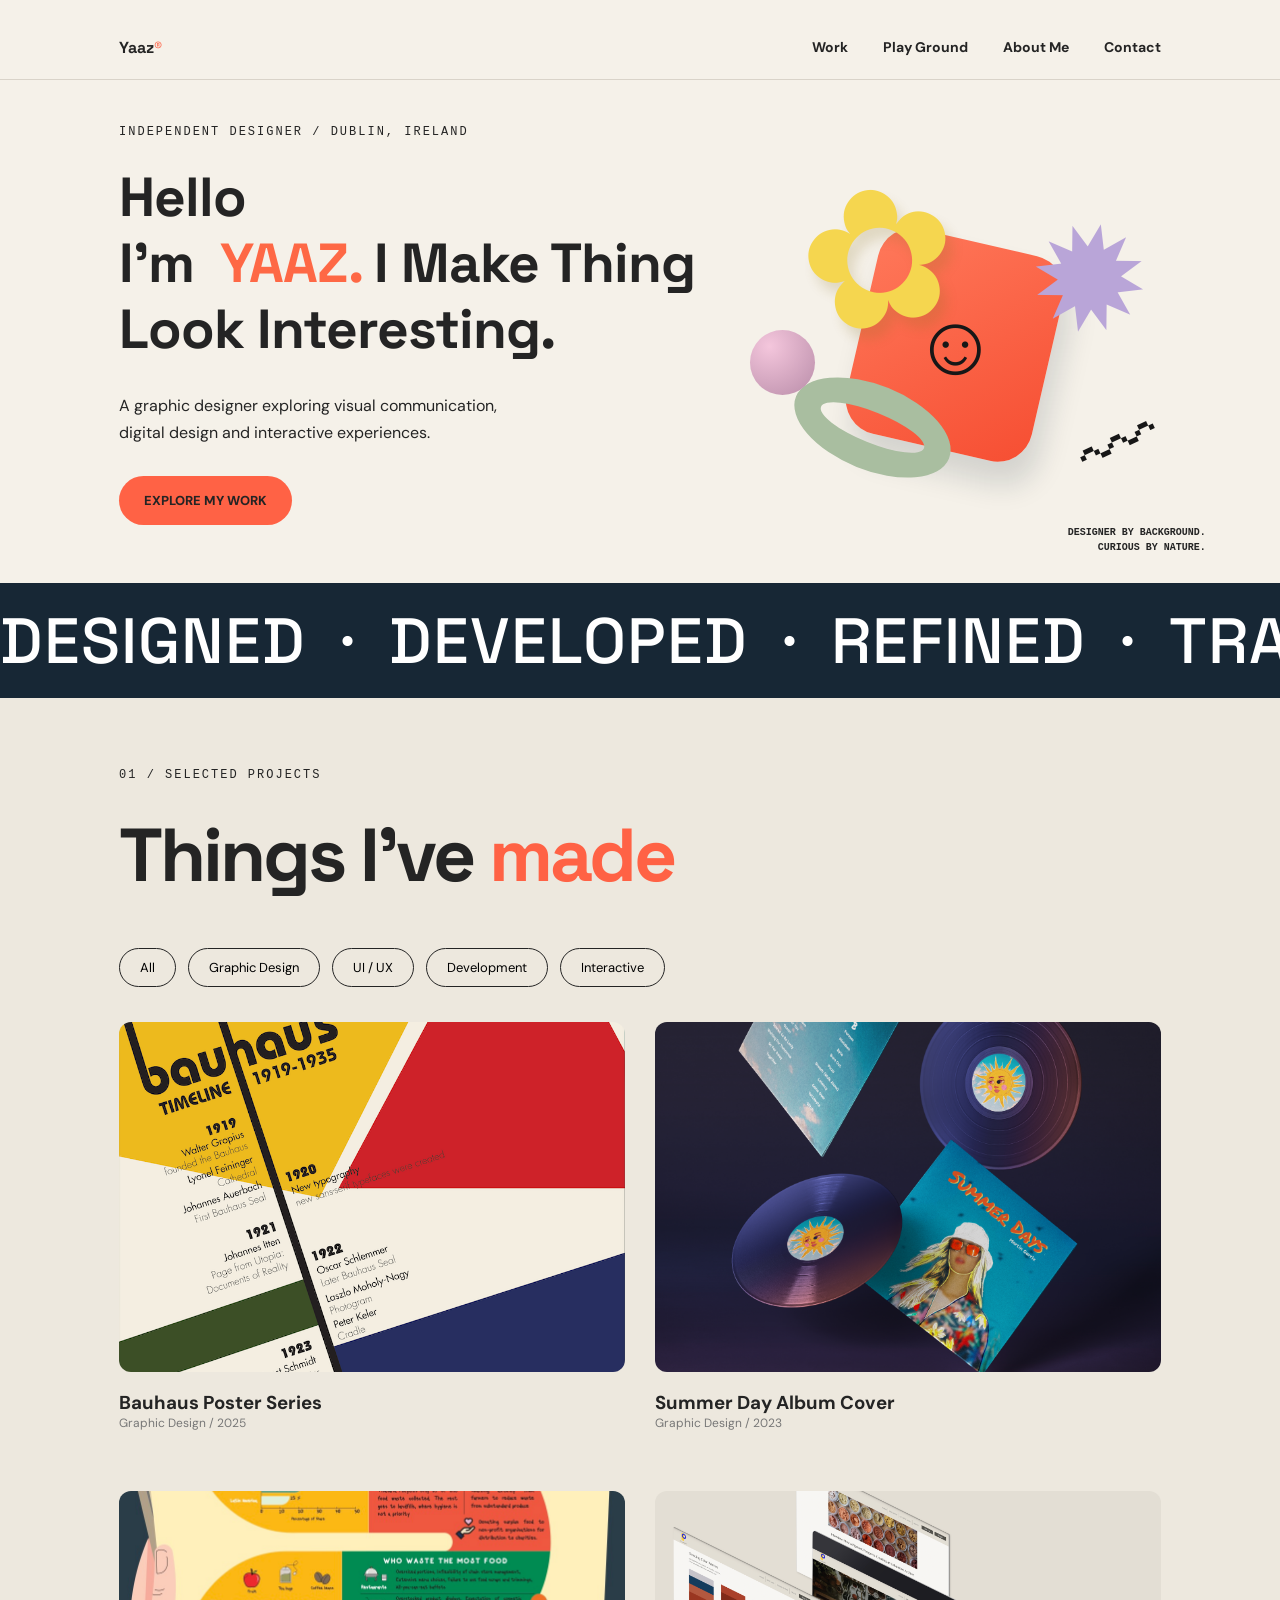
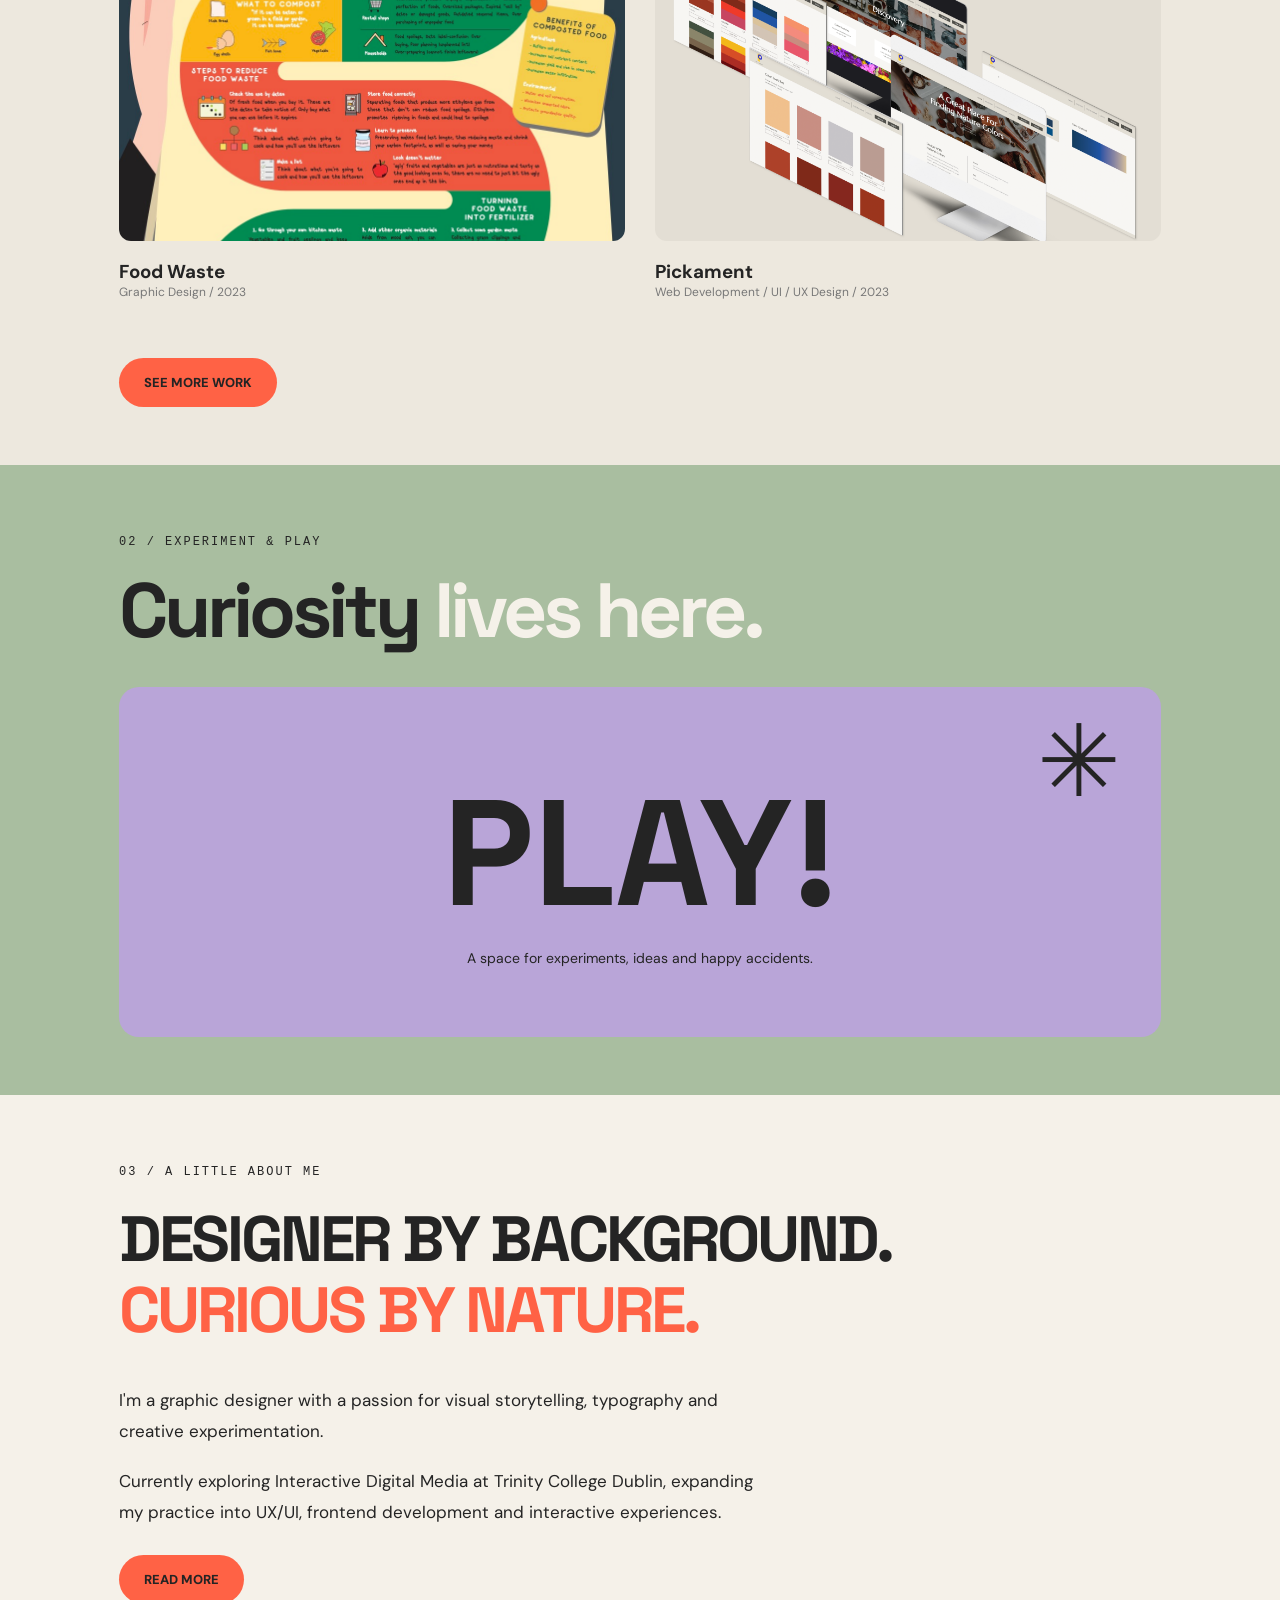
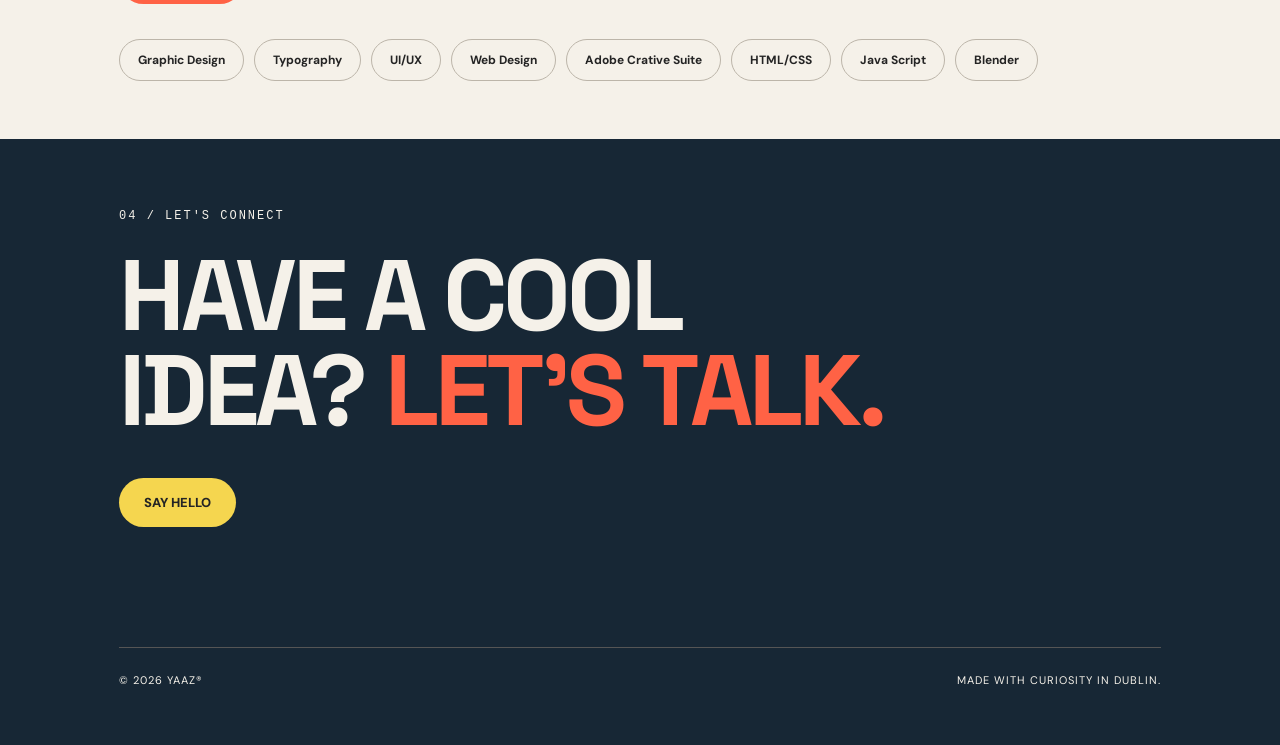
<file: index.html>
<!DOCTYPE html>
<html lang="en">

<head>
    <meta charset="UTF-8">
    <meta name="viewport" content="width=device-width, initial-scale=1.0">
    <title>YAAZ® — Creative Designer</title>
    <link rel="stylesheet" href="style.css">
    <link
        href="https://fonts.googleapis.com/css2?family=DM+Sans:wght@400;500;700;800&family=Space+Grotesk:wght@400;500;600;700&display=swap"
        rel="stylesheet">

    <script defer src="script.js"></script>
</head>

<body>
    <!-- navigation -->
    <nav class="navbar">
        <a class="logo" href="index.html">Yaaz<span>®</span></a>

        <button class="menu-toggle" id="menu-toggle" aria-label="Toggle navigation">
            ☰
        </button>

        <div class="nav-links" id="nav-links">
            <a href="pages/work.html">Work</a>
            <a href="pages/playground.html">Play Ground</a>
            <a href="pages/about.html">About Me</a>
            <a href="pages/contact.html">Contact</a>
        </div>
    </nav>

    <header class="hero">
        <div class="hero-content">
            <p class="eyebrown">INDEPENDENT DESIGNER / DUBLIN, IRELAND</p>

            <h1>
                Hello<br>
                I'm &nbsp;<span class="highlight">YAAZ.</span>
                I Make Thing<br>
                Look Interesting.
            </h1>

            <p class="hero-description">
                A graphic designer exploring visual communication,
                digital design and interactive experiences.
            </p>

            <a href="#work" class="primary-button">EXPLORE MY WORK</a>
        </div>

    <div class="hero-art" aria-hidden="true">
        <div class="art-star">✹</div>
        <div class="art-flower">✿</div>
        <div class="art-block"><span>☺</span></div>
        <div class="art-ring"></div>
        <div class="art-ball"></div>
        <div class="art-scribble">〰</div>
    </div>

    <div class="hero-caption">DESIGNER BY BACKGROUND.<br>CURIOUS BY NATURE.</div>

    </header>

    <section class="marquee-section" aria-label="Work">
        <div class="marquee-window">
            <div class="marquee-track">
                <span class="marquee-item">DESIGNED</span><span class="marquee-dot">•</span>
                <span class="marquee-item">DEVELOPED</span><span class="marquee-dot">•</span>
                <span class="marquee-item">REFINED</span><span class="marquee-dot">•</span>
                <span class="marquee-item">TRANSFORMED</span><span class="marquee-dot">•</span>
                <span class="marquee-item">UPGRADED</span><span class="marquee-dot">•</span>
                <span class="marquee-item">IMPLEMENTED</span><span class="marquee-dot">•</span>
            </div>
        </div>
    </section>

    <!-- Selected Work-->
    <section class="work-secssion" id="work">
        <div class="section-heading">
            <p class="eyebrown">01 / SELECTED PROJECTS</p>
            <h2>Things I've&nbsp;<span>made</span></h2>
        </div>

        <div class="filters">
            <button class="filter-button active" data-filter="All">All</button>
            <button class="filter-button" data-filter="Graphic Design">Graphic Design</button>
            <button class="filter-button" data-filter="UI / UX Design">UI / UX</button>
            <button class="filter-button" data-filter="Web Development">Development</button>
            <button class="filter-button" data-filter="Interactive Media">Interactive</button>
        </div>

        <div class="project-grid" id="projectGrid">
            <!-- Projects will be loaded from JSON -->
        </div>

        <a class="primary-button see-more-work" href="pages/work.html">SEE MORE WORK</a>
    </section>

    <!-- Play Ground = Experimental -->
    <section class="playground-section" id="playground">
        <p class="eyebrown">02 / EXPERIMENT & PLAY</p>
        <h2>Curiosity <span>lives here.</span></h2>

        <div class="playground-box">
            <div class="play-text"><a href="pages/playground.html">PLAY!</a></div>
            <p>A space for experiments, ideas and happy accidents.</p>
            <div class="play-decoration">✳</div>
        </div>
    </section>

    <!-- About Me -->
    <section class="about" id="about">
        <p class="eyebrown">03 / A LITTLE ABOUT ME</p>

        <h2>DESIGNER BY BACKGROUND.<br>
            <span>CURIOUS BY NATURE.</span>
        </h2>

        <div class="about-content">
            <p>I'm a graphic designer with a passion for visual storytelling,
                typography and creative experimentation.
            </p>

            <p>
                Currently exploring Interactive Digital Media at Trinity College
                Dublin, expanding my practice into UX/UI, frontend development
                and interactive experiences.
            </p>
        </div>

        <a class="primary-button about-read-more" href="pages/about.html">READ MORE</a>

        <div class="skill-tag">
            <span> Graphic Design</span>
            <span> Typography</span>
            <span> UI/UX</span>
            <span> Web Design</span>
            <span> Adobe Crative Suite</span>
            <span> HTML/CSS</span>
            <span> Java Script</span>
            <Span> Blender</Span>
        </div>
    </section>

    <!-- Contact Us -->
    <footer class="contact-section" id="contact">
        <p class="eyebrown">04 / LET'S CONNECT</p>

        <h2>HAVE A COOL<br>IDEA? <span>LET'S TALK.</span></h2>

        <a href="pages/contact.html" class="contact-button">
            SAY HELLO
        </a>

        <div class="footer-bottom">
            <p>© 2026 YAAZ®</p>
            <p>MADE WITH CURIOSITY IN DUBLIN.</p>
        </div>
    </footer>


</body>

</html>
</file>
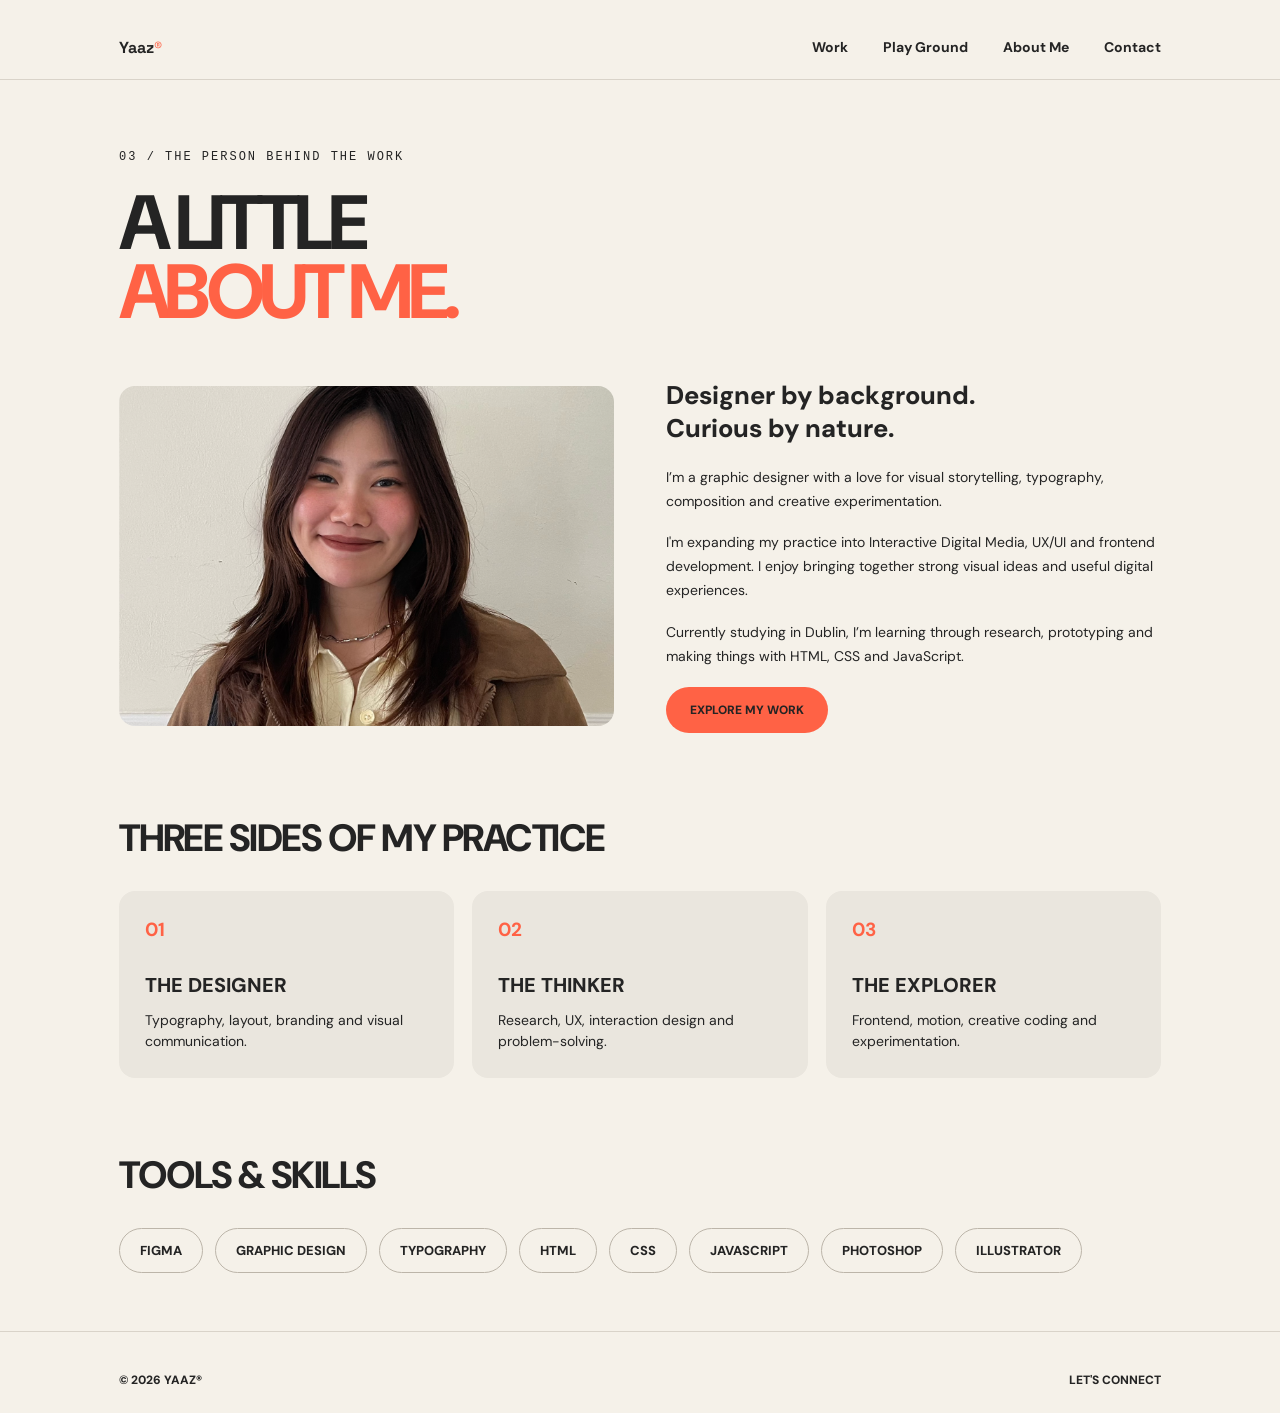
<file: pages/about.html>
<!doctype html>
<html lang="en">

<head>
    <meta charset="UTF-8">
    <meta name="viewport" content="width=device-width, initial-scale=1.0">
    <meta name="description" content="Learn about Yaaz's design practice, interests, and skills.">
    <title>ABOUT — YAAZ®</title>
    <link rel="preconnect" href="https://fonts.googleapis.com">
    <link rel="preconnect" href="https://fonts.gstatic.com" crossorigin>
    <link
        href="https://fonts.googleapis.com/css2?family=DM+Sans:wght@400;500;700;800&family=Space+Grotesk:wght@400;500;700&display=swap"
        rel="stylesheet">
    <link rel="stylesheet" href="../style.css">
</head>

<body>
    <nav class="navbar">
        <a class="logo" href="../index.html">Yaaz<span>®</span></a>
        <button class="menu-toggle" id="menu-toggle" aria-label="Toggle navigation">☰</button>
        <div class="nav-links" id="nav-links">
            <a href="work.html">Work</a>
            <a href="playground.html">Play Ground</a>
            <a href="about.html">About Me</a>
            <a href="contact.html">Contact</a>
        </div>
    </nav>

    <main class="about-page">
        <p class="eyebrown">03 / THE PERSON BEHIND THE WORK</p>
        <h1 class="about-title">A LITTLE<br><span>ABOUT ME.</span></h1>

        <section class="about-intro">
            <img class="about-graphic" src="../images/my-photo.jpg" alt="Portrait of me">
            <div class="about-copy">
                <h2>Designer by background.<br>Curious by nature.</h2>
                <p>I’m a graphic designer with a love for visual storytelling, typography, composition and creative
                    experimentation.</p>
                <p>I'm expanding my practice into Interactive Digital Media, UX/UI and frontend development. I enjoy
                    bringing together strong visual ideas and useful digital experiences.</p>
                <p>Currently studying in Dublin, I’m learning through research, prototyping and making things with HTML,
                    CSS and JavaScript.</p>
                <a class="pill" href="work.html">EXPLORE MY WORK</a>
            </div>
        </section>

        <section class="about-practice">
            <h2>THREE SIDES OF MY PRACTICE</h2>
            <div class="about-practice-grid">
                <article>
                    <b>01</b>
                    <h3>THE DESIGNER</h3>
                    <p>Typography, layout, branding and visual communication.</p>
                </article>
                <article>
                    <b>02</b>
                    <h3>THE THINKER</h3>
                    <p>Research, UX, interaction design and problem-solving.</p>
                </article>
                <article>
                    <b>03</b>
                    <h3>THE EXPLORER</h3>
                    <p>Frontend, motion, creative coding and experimentation.</p>
                </article>
            </div>
        </section>

        <section class="about-skills">
            <h2>TOOLS &amp; SKILLS</h2>
            <div class="about-tags">
                <span>FIGMA</span>
                <span>GRAPHIC DESIGN</span>
                <span>TYPOGRAPHY</span>
                <span>HTML</span>
                <span>CSS</span>
                <span>JAVASCRIPT</span>
                <span>PHOTOSHOP</span>
                <span>ILLUSTRATOR</span>
            </div>
        </section>
    </main>

    <footer class="footer">
        <span>© 2026 YAAZ®</span>
        <a href="contact.html">LET'S CONNECT</a>
    </footer>
</body>

</html>
</file>
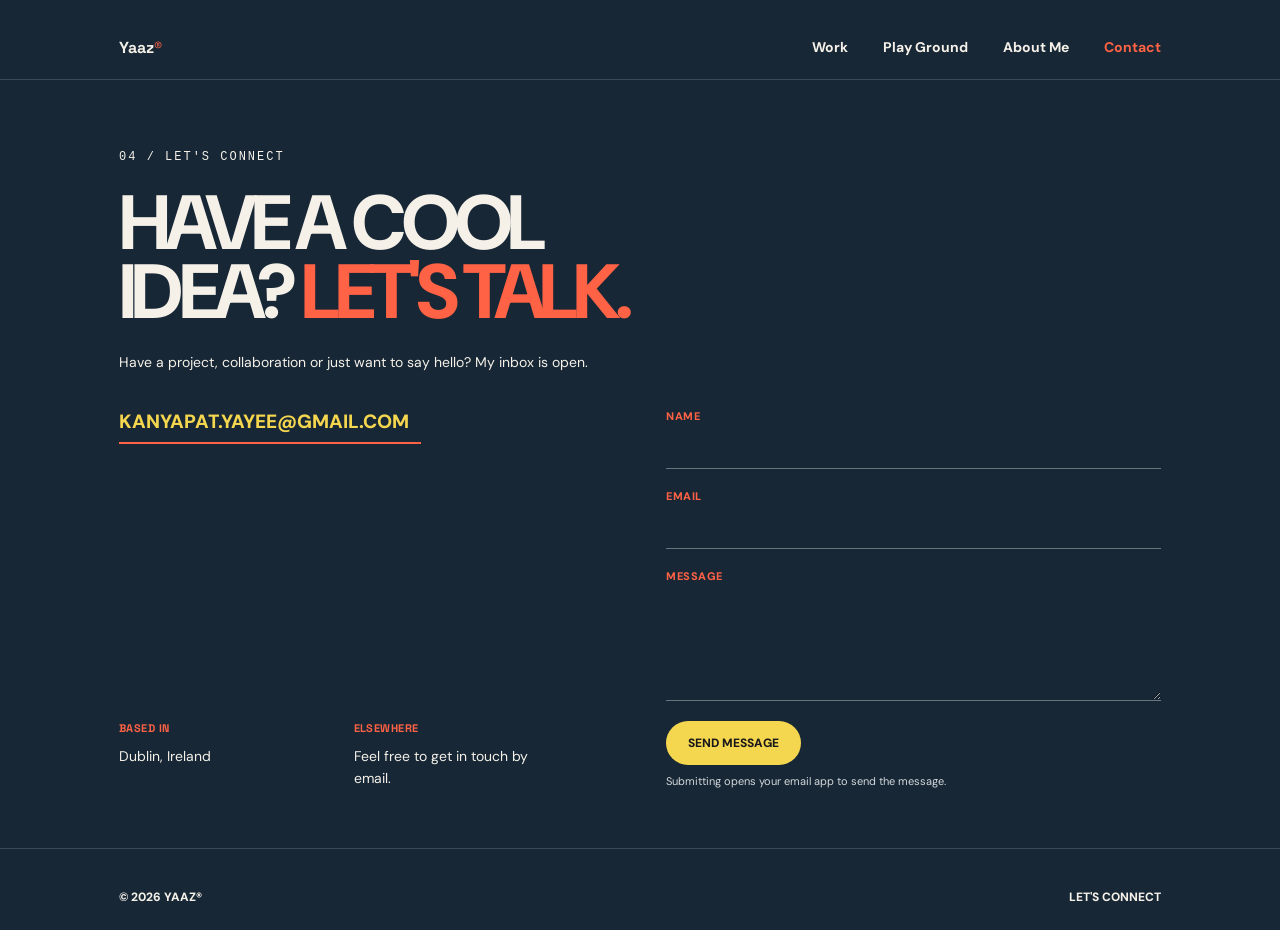
<file: pages/contact.html>
<!doctype html>
<html lang="en">

<head>
    <meta charset="UTF-8">
    <meta name="viewport" content="width=device-width, initial-scale=1.0">
    <meta name="description" content="Get in touch with Yaaz about projects, collaborations, or ideas.">
    <title>CONTACT — YAAZ®</title>
    <link rel="preconnect" href="https://fonts.googleapis.com">
    <link rel="preconnect" href="https://fonts.gstatic.com" crossorigin>
    <link
        href="https://fonts.googleapis.com/css2?family=DM+Sans:wght@400;500;700;800&family=Space+Grotesk:wght@400;500;600;700&display=swap"
        rel="stylesheet">
    <link rel="stylesheet" href="../style.css">
</head>

<body class="contact-page">
    <nav class="navbar">
        <a class="logo" href="../index.html">Yaaz<span>®</span></a>
        <button class="menu-toggle" id="menu-toggle" aria-label="Toggle navigation">☰</button>
        <div class="nav-links" id="nav-links">
            <a href="work.html">Work</a>
            <a href="playground.html">Play Ground</a>
            <a href="about.html">About Me</a>
            <a href="contact.html" aria-current="page">Contact</a>
        </div>
    </nav>

    <main class="contact-main">
        <p class="eyebrown">04 / LET'S CONNECT</p>
        <h1 class="contact-title">HAVE A COOL<br>IDEA? <span>LET'S TALK.</span></h1>
        <p class="contact-lead">Have a project, collaboration or just want to say hello? My inbox is open.</p>

        <div class="contact-content">
            <div class="contact-details">
                <a class="contact-email" href="mailto:kanyapat.yayee@gmail.com">
                    KANYAPAT.YAYEE@GMAIL.COM <span aria-hidden="true"></span>
                </a>
                <div class="contact-meta">
                    <div>
                        <h2>BASED IN</h2>
                        <p>Dublin, Ireland</p>
                    </div>
                    <div>
                        <h2>ELSEWHERE</h2>
                        <p>Feel free to get in touch by email.</p>
                    </div>
                </div>
            </div>

            <form class="contact-form" action="mailto:kanyapat.yayee@gmail.com" method="post" enctype="text/plain">
                <div class="contact-field">
                    <label for="contact-name">NAME</label>
                    <input id="contact-name" name="Name" type="text" autocomplete="name" required>
                </div>
                <div class="contact-field">
                    <label for="contact-email">EMAIL</label>
                    <input id="contact-email" name="Email" type="email" autocomplete="email" required>
                </div>
                <div class="contact-field">
                    <label for="contact-message">MESSAGE</label>
                    <textarea id="contact-message" name="Message" rows="4" required></textarea>
                </div>
                <button class="contact-submit" type="submit">SEND MESSAGE</button>
                <p class="contact-form-note">Submitting opens your email app to send the message.</p>
            </form>
        </div>
    </main>

    <footer class="footer">
        <span>© 2026 YAAZ®</span>
        <a href="mailto:kanyapat.yayee@gmail.com">LET'S CONNECT</a>
    </footer>
</body>

</html>
</file>
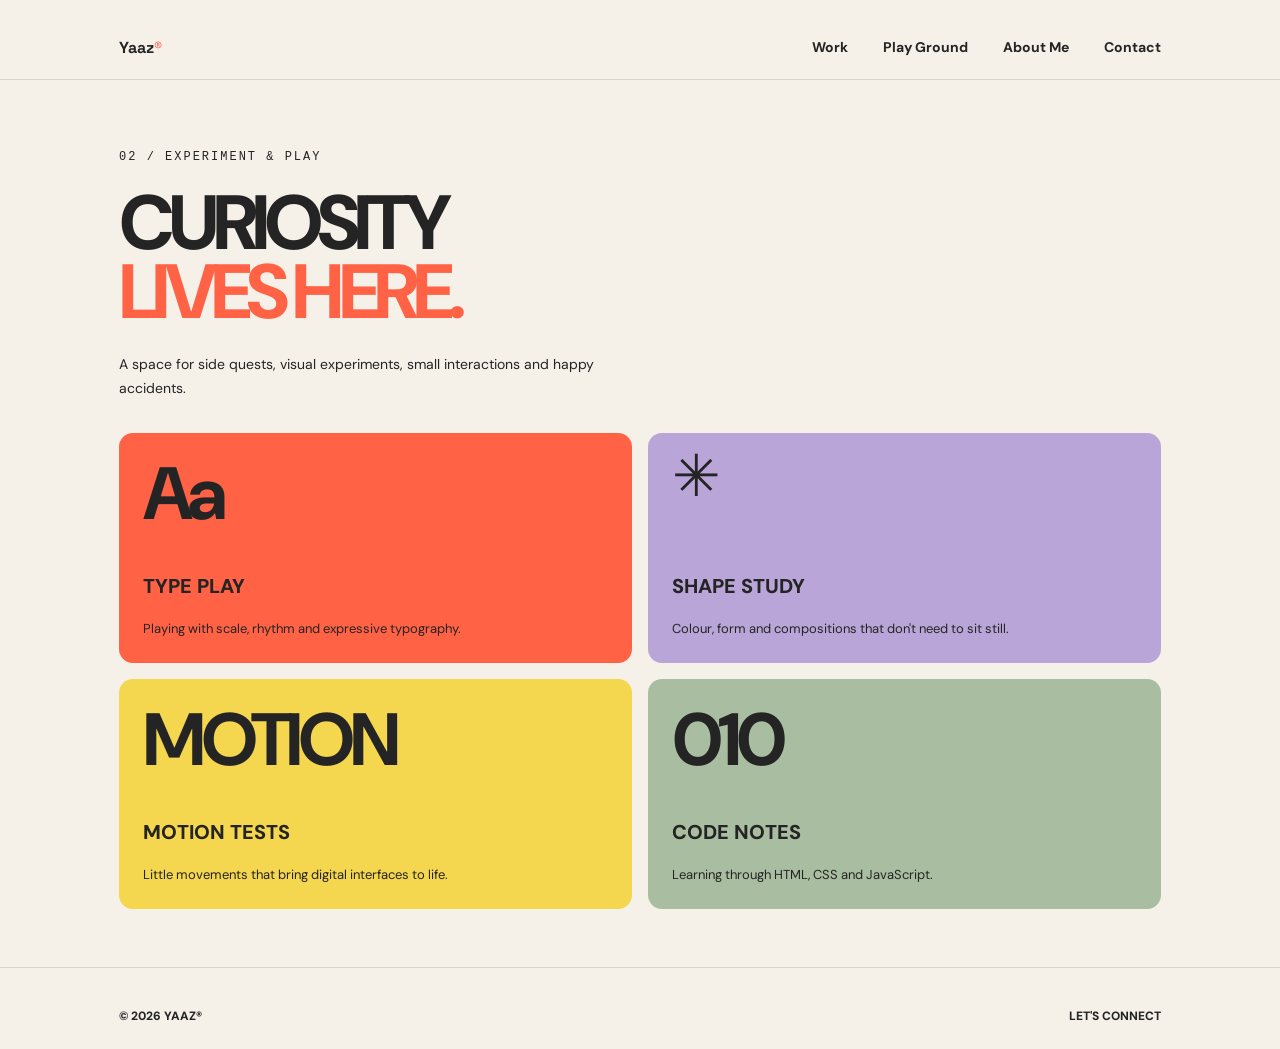
<file: pages/playground.html>
<!DOCTYPE html>
<html lang="en">

<head>
    <meta charset="UTF-8">
    <meta name="viewport" content="width=device-width, initial-scale=1.0">
    <title>PLAYGROUND - YAAZ®</title>
    <link rel="stylesheet" href="../style.css">
    <link
        href="https://fonts.googleapis.com/css2?family=DM+Sans:wght@400;500;700;800&family=Space+Grotesk:wght@400;500;600;700&display=swap"
        rel="stylesheet">

    <script defer src="../script.js"></script>
</head>

<body>
    <!-- navigation -->
    <nav class="navbar">
        <a class="logo" href="../index.html">Yaaz<span>®</span></a>

        <button class="menu-toggle" id="menu-toggle" aria-label="Toggle navigation">
            ☰
        </button>

        <div class="nav-links" id="nav-links">
            <a href="work.html">Work</a>
            <a href="playground.html">Play Ground</a>
            <a href="about.html">About Me</a>
            <a href="contact.html">Contact</a>
        </div>
    </nav>
    <main class="playground-page">
        <p class="eyebrown">02 / EXPERIMENT &amp; PLAY</p>
        <h1 class="playground-title">CURIOSITY<br><span>LIVES HERE.</span></h1>
        <p class="playground-lead">
            A space for side quests, visual experiments, small interactions and happy accidents.
        </p>
        <div class="play-grid">
            <article class="play orange">
                <strong aria-hidden="true">Aa</strong>
                <h2>TYPE PLAY</h2>
                <p>Playing with scale, rhythm and expressive typography.</p>
            </article>
            <article class="play purple">
                <h2>SHAPE STUDY</h2>
                <p>Colour, form and compositions that don't need to sit still.</p>
            </article>
            <article class="play yellow">
                <strong aria-hidden="true">MOTION</strong>
                <h2>MOTION TESTS</h2>
                <p>Little movements that bring digital interfaces to life.</p>
            </article>
            <article class="play green">
                <strong aria-hidden="true">010</strong>
                <h2>CODE NOTES</h2>
                <p>Learning through HTML, CSS and JavaScript.</p>
            </article>
        </div>
    </main>
    <footer class="footer">
        <span>© 2026 YAAZ®</span>
        <a href="contact.html">LET'S CONNECT</a>
    </footer>
</body>

</html>
</file>
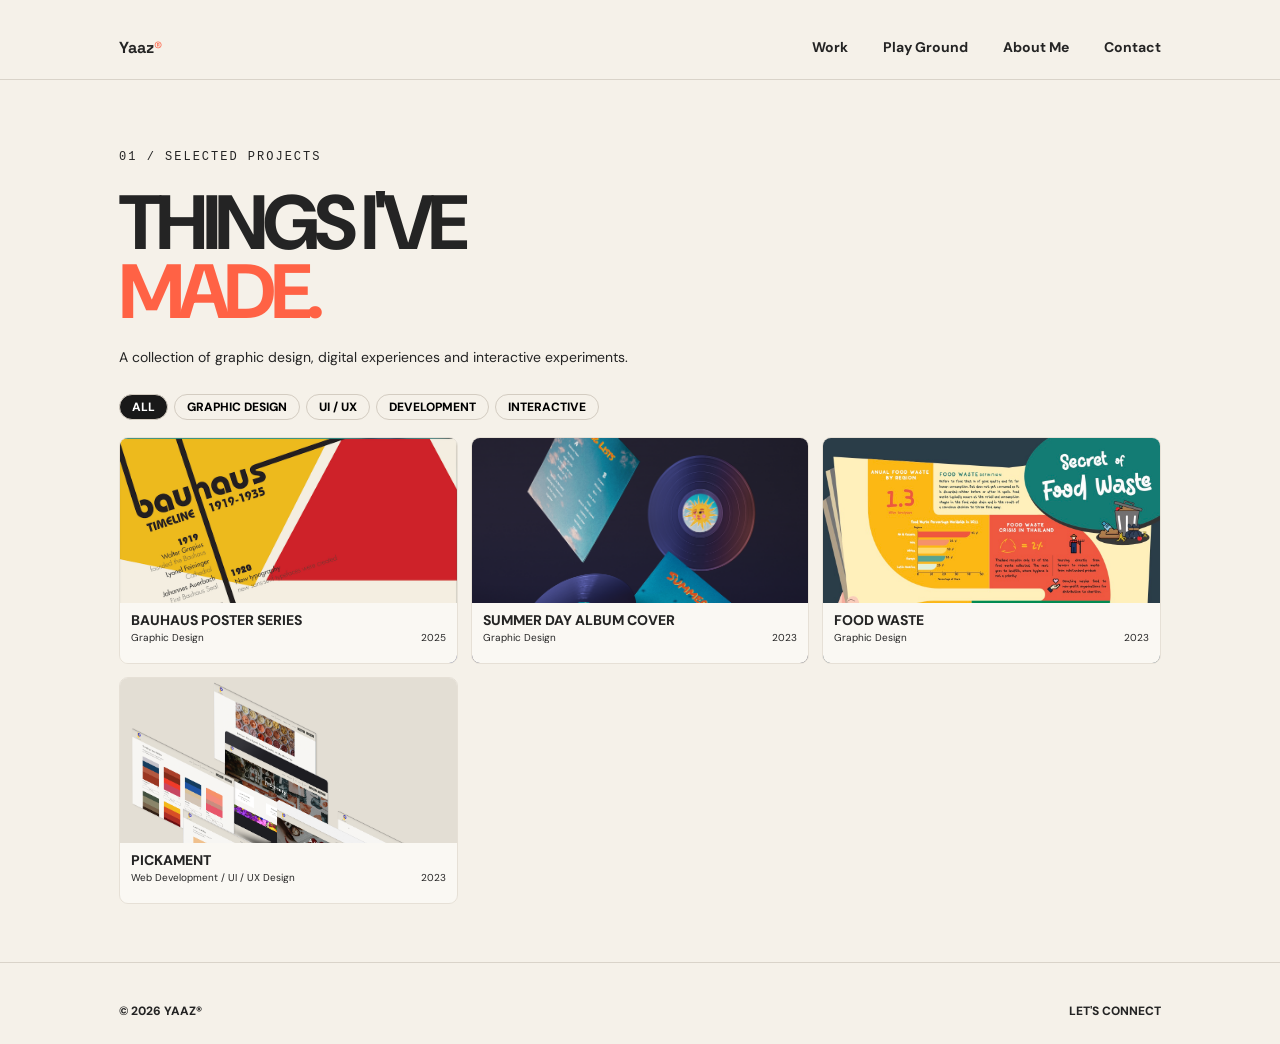
<file: pages/work.html>
<!doctype html>
<html lang="en">

<head>
    <meta charset="UTF-8">
    <meta name="viewport" content="width=device-width, initial-scale=1.0">
    <meta name="description" content="A collection of graphic design, digital experiences and interactive experiments.">
    <title>WORK — YAAZ®</title>
    <link rel="preconnect" href="https://fonts.googleapis.com">
    <link rel="preconnect" href="https://fonts.gstatic.com" crossorigin>
    <link
        href="https://fonts.googleapis.com/css2?family=DM+Sans:wght@400;500;700;800&family=Space+Grotesk:wght@400;500;700&display=swap"
        rel="stylesheet">
    <link rel="stylesheet" href="../style.css">
</head>

<body>
    <!-- navigation -->
    <nav class="navbar">
        <a class="logo" href="../index.html">Yaaz<span>®</span></a>

        <button class="menu-toggle" id="menu-toggle" aria-label="Toggle navigation">
            ☰
        </button>

        <div class="nav-links" id="nav-links">
            <a href="../pages/work.html">Work</a>
            <a href="../pages/playground.html">Play Ground</a>
            <a href="../pages/about.html">About Me</a>
            <a href="../pages/contact.html">Contact</a>
        </div>
    </nav>

    <main class="work-page">
        <p class="eyebrown">01 / SELECTED PROJECTS</p>
        <h1 class="work-title">THINGS I'VE<br><span>MADE.</span></h1>
        <p class="work-lead">A collection of graphic design, digital experiences and interactive experiments.</p>

        <div class="filters" aria-label="Filter projects">
            <button class="filter-button active" type="button" data-filter="All" aria-pressed="true">ALL</button>
            <button class="filter-button" type="button" data-filter="Graphic Design" aria-pressed="false">GRAPHIC
                DESIGN</button>
            <button class="filter-button" type="button" data-filter="UI / UX Design" aria-pressed="false">UI /
                UX</button>
            <button class="filter-button" type="button" data-filter="Web Development"
                aria-pressed="false">DEVELOPMENT</button>
            <button class="filter-button" type="button" data-filter="Interactive Media"
                aria-pressed="false">INTERACTIVE</button>
        </div>
        <div id="allProjectGrid" class="project-grid" aria-live="polite"></div>
    </main>

    <footer class="footer">
        <span>© 2026 YAAZ®</span>
        <a href="contact.html">LET'S CONNECT</a>
    </footer>

    <script defer src="../script.js"></script>
</body>

</html>
</file>
<file: style.css>
:root {
    --cream: #f5f1e9;
    --ink: #172735;
    --orange: #ff6245;
    --yellow: #f5d64f;
    --sage: #a9bea0;
    --purple: #b9a5d8;
    --line: #d9d3c9;
}

* {
    margin: 0;
    padding: 0;
    box-sizing: border-box;
    scroll-behavior: smooth;
}

body {
    background-color: var(--cream);
    color: #242424;
    font-family: 'DM Sans', sans-serif;
}

h1,
h2,
.logo {
    font-family: 'Space Grotesk', sans-serif;
    font-weight: 700;
}

a {
    color: inherit;
    text-decoration: none;
}

button {
    font-family: inherit;
    cursor: pointer;
}

.navbar {
    height: 80px;
    padding: 40px 9.3% 25px;
    display: flex;
    align-items: center;
    justify-content: space-between;
    border-bottom: 1px solid var(--line);
}

.logo span {
    color: var(--orange);
}

.nav-links {
    display: flex;
    gap: 35px;
    font-size: 14px;
    font-weight: 700;
}

.nav-links a:hover {
    color: var(--orange);
}

.menu-toggle {
    display: none;
    background: none;
    border: none;
    font-size: 25px;
}

.hero,
.page-title,
.contact-main h1 {
    min-height: 420px;
    padding: 45px 9.3% 58px;
    position: relative;
    display: flex;
    align-items: center;
    overflow: hidden;
}

.hero h1 em,
.page-title em,
.contact-main em,
.section-head em,
.intro em {
    color: var(--orange);
    font-style: normal
}

.hero-copy>p:not(.eyebrow) {
    font-size: 14px;
    line-height: 1.7;
    margin: 20px 0
}

.pill {
    display: inline-block;
    background: var(--orange);
    padding: 15px 24px;
    border-radius: 40px;
    font-size: 12px;
    font-weight: 800
}

.pill:hover {
    background: var(--yellow);
    transform: translateY(-3px)
}

.hero-content {
    position: relative;
    z-index: 2;
    max-width: 700px;
}

.eyebrown {
    font-family: monospace;
    font-size: 12px;
    letter-spacing: 2px;
    margin-bottom: 25px;
}

.hero h1 {
    font-size: clamp(55px, 3vw, 110px);
    line-height: 1.2;
    letter-spacing: -1px;
}

.highlight {
    color: #FE6845;
}

.hero-description {
    max-width: 400px;
    line-height: 1.7;
    margin: 30px 0;
    font-size: 16px;
}

.primary-button,
.contact-button {
    display: inline-block;
    background: var(--orange);
    color: #242424;
    padding: 16px 25px;
    border-radius: 50px;
    font-size: 13px;
    font-weight: 800;
    transition: 0.3s
}

.primary-button:hover,
.contact-button:hover {
    background: #242424;
    color: white;
    /* transform modify the appearance and position by rotating, scaling, skewing, or translating */
    transform: translateY(-5px);
}

.hero-caption {
    position: absolute;
    right: 5.8%;
    bottom: 28px;
    font: 700 10px/1.5 monospace;
    text-align: right;
}

/* Decorative */
.hero-art {
    position: absolute;
    width: 470px;
    height: 360px;
    right: 9%;
}

.art-block {
    position: absolute;
    width: 190px;
    height: 210px;
    top: 95px;
    left: 165px;
    border-radius: 35px;
    background: linear-gradient(140deg, #ff795b, #f64e32);
    transform: rotate(13deg);
    box-shadow: 12px 22px 28px #17273525;
    display: grid;
    place-items: center;
}

.art-block span {
    font-size: 85px;
    color: #171717;
    transform: rotate(-13deg);
}

.art-flower {
    position: absolute;
    z-index: 2;
    top: 20px;
    left: 105px;
    font-size: 190px;
    line-height: 1;
    color: var(--yellow);
    text-shadow: 5px 12px 12px #8c6e2030;
    transform: rotate(-12deg);
}

.art-star {
    position: absolute;
    z-index: 3;
    top: 42px;
    right: 15px;
    color: var(--purple);
    font-size: 145px;
    transform: rotate(12deg);
}

.art-ring {
    position: absolute;
    z-index: 3;
    width: 165px;
    height: 85px;
    border: 27px solid var(--sage);
    border-radius: 50%;
    left: 95px;
    bottom: 35px;
    transform: rotate(22deg);
}

.art-ball {
    position: absolute;
    z-index: 4;
    width: 65px;
    height: 65px;
    border-radius: 50%;
    background: radial-gradient(circle at 30% 25%, #f4c6dc, #b98da9);
    left: 55px;
    top: 185px;
}

.art-scribble {
    position: absolute;
    right: 5px;
    bottom: 5px;
    font-size: 80px;
    color: #171717;
    transform: rotate(-25deg);
}

.hero-art>* {
    animation: bob 5s ease-in-out infinite;
}

.hero-art .art-star {
    animation-delay: -.8s;
}

.hero-art .art-ring {
    animation-delay: -1.5s;
}

.hero-art .art-ball {
    animation-delay: -2s;
}

@keyframes bob {

    0%,
    100% {
        translate: 0 0;
    }

    50% {
        translate: 0 -11px;
    }
}

/* Moving Text - AI Helps */
.marquee-section {
    height: 115px;
    background: var(--ink);
    color: white;
    display: flex;
    flex-direction: column;
    justify-content: center;
    overflow: hidden;
    position: relative;
}

.marquee-window {
    width: 100%;
    overflow: hidden;
}

.marquee-track {
    display: flex;
    align-items: center;
    width: max-content;
    gap: 34px;
    animation: marquee 24s linear infinite;
}

.marquee-item {
    font: 500 clamp(38px, 5vw, 66px)/1 "Space Grotesk", sans-serif;
    letter-spacing: 1px;
    white-space: nowrap;
}

.marquee-dot {
    font-size: 42px;
    color: white;
}

.marquee-section:hover .marquee-track {
    animation-play-state: paused;
}

.marquee-hint {
    position: absolute;
    bottom: 12px;
    left: 50%;
    transform: translateX(-50%);
    display: flex;
    align-items: center;
    gap: 24px;
    color: var(--orange);
    font-size: 11px;
    font-weight: 800;
}

.marquee-hint span {
    font-size: 22px;
    font-weight: 400;
}

@keyframes marquee {
    from {
        transform: translateX(0);
    }

    to {
        transform: translateX(-50%);
    }
}

.work-secssion {
    padding: 70px 9.3% 58px;
    background: #EDE8DE;
}

.section-heading h2,
.playground h2 {
    font-size: clamp(42px, 6vw, 75px);
    letter-spacing: -3px;
    margin-bottom: 45px;
}

.section-heading h2 span,
.playground h2 span {
    color: var(--orange);
}

.filters {
    display: flex;
    gap: 12px;
    flex-wrap: wrap;
    margin-bottom: 35px;
}

.filter-button {
    border: 1px solid #242424;
    background: transparent;
    border-radius: 30px;
    padding: 10px 20px;
    font-size: 13px;
    transition: 0.3s;
}

.filter-button:hover,
.filter-button:active {
    background: #242424;
    color: white;
}

.project-grid {
    display: grid;
    grid-template-columns: repeat(2, 1fr);
    gap: 30px
}

.project-card {
    display: flex;
    flex-direction: column;
    min-width: 0;
    overflow: hidden;
}

.see-more-work {
    margin-top: 28px;
}

.project-image {
    flex: none;
    height: 350px;
    overflow: hidden;
    border-radius: 12px;
    background: #EDE8DE;
}

.project-image img {
    display: block;
    width: 100%;
    height: 100%;
    object-fit: cover;
    transition: transform 0.5s ease;
}

.project-card:hover .project-image img {
    transform: scale(1.05);
}

.project-info {
    position: relative;
    z-index: 1;
    flex: none;
    display: flex;
    justify-content: space-between;
    align-items: center;
    padding: 18px 0 30px;
    background: #EDE8DE;
}

.project-inifo h3 {
    font-size: 20px;
    margin-bottom: 5px;
}

.project-info p {
    font-size: 12px;
    color: #777;
}

.about {
    padding: 70px 9.3% 58px;
}

.about h2 {
    font-size: clamp(40px, 5vw, 75px);
    line-height: 1.1;
    letter-spacing: -3px;
    margin-bottom: 40px;
}

.about h2 span {
    color: var(--orange);
}

.about-content {
    max-width: 650px;
    line-height: 1.8;
    font-size: 17px;
}

.about-content p {
    margin-bottom: 20px;
}

.about-read-more {
    margin-top: 8px;
}

.skill-tag {
    display: flex;
    flex-wrap: wrap;
    gap: 10px;
    margin-top: 35px;
}

.skill-tag span {
    background: transparent;
    padding: 12px 18px;
    border: 1px solid #bcb5a9;
    border-radius: 30px;
    font-size: 12px;
    font-weight: 700;
}

.playground-section {
    padding: 70px 9.3% 58px;
    background: var(--sage);
}

.playground-section h2 {
    font-size: clamp(40px, 6vw, 100px);
    line-height: 0.95;
    letter-spacing: -4px;
    margin-bottom: 40px;
}

.playground-section span {
    color: var(--cream);
}

.playground-box {
    background: var(--purple);
    border-radius: 20px;
    min-height: 350px;
    display: flex;
    flex-direction: column;
    align-items: center;
    justify-content: center;
    position: relative;
    overflow: hidden;
}

.play-text {
    font-family: 'Space Grotesk', sans-serif;
    font-size: clamp(70px, 12vw, 150px);
    font-weight: 700;
    transition: 0.3s;
}

.playground-box :hover {
    transform: rotate(-8deg) scale(1.1);
    color: var(--orange);
}

.playground-box p {
    font-size: 14px;
}

.play-decoration {
    position: absolute;
    font-size: 100px;
    top: 10px;
    right: 40px;
}

.contact-section {
    background: var(--ink);
    color: var(--cream);
    padding: 70px 9.3% 58px;
}

.contact-section h2 {
    font-size: clamp(50px, 8vw, 100px);
    line-height: 0.95;
    letter-spacing: -4px;
    margin-bottom: 40px;
}

.contact-section h2 span {
    color: var(--orange);
}

.contact-button {
    background: var(--yellow);
}

.footer-bottom {
    display: flex;
    justify-content: space-between;
    border-top: 1px solid #555;
    margin-top: 120px;
    padding-top: 25px;
    font-size: 11px;
    letter-spacing: 1px;
}

@media(max-width: 768px) {

    .navbar {
        height: 65px;
    }

    .menu-toggle {
        display: block;
    }

    .nav-links {
        display: none;
        position: absolute;
        top: 65px;
        left: 0;
        width: 100%;
        padding: 25px;
        background: var(--cream);
        flex-direction: column;
        z-index: 10;
    }

    .nav-link.show {
        display: flex;
    }

    .hero h1 {
        font-size: 55px;
        letter-spacing: -3px;
    }

    .hero-art {
        top: 430px;
        right: 0;
        transform: scale(0.75);
        transform-origin: top right;
    }

    .hero-caption {
        display: none;
    }

    .work-secssion,
    .about-section,
    .playground-section,
    .contact-section {
        padding: 80px 6%;
    }

    .project-grid {
        grid-template-columns: 1fr;
    }

    .project-image {
        height: 280px;
    }

    .footer-bottom {
        flex-direction: column;
        gap: 15px;
        margin-top: 80px;
    }
}

@media (prefers-reduced-motion: reduce) {

    *,
    *::before,
    *::after {
        scroll-behavior: auto !important;
        animation: none !important;
        transition: none !important;
    }
}

.work-page {
    width: min(100%, 1400px);
    margin: 0 auto;
    padding: 70px 9.3% 58px;
}

.work-title {
    margin-top: 20px;
    font-family: "DM Sans", sans-serif;
    font-size: clamp(56px, 6vw, 110px);
    font-weight: 800;
    line-height: 0.9;
    letter-spacing: -0.075em;
}

.work-title span {
    color: var(--orange);
}

.work-lead {
    margin-top: 20px;
    font-size: 14px;
    line-height: 1.5;
}

.work-page .filters {
    gap: 6px;
    margin: 26px 0 17px;
}

.work-page .filter-button {
    min-height: 26px;
    padding: 0 12px;
    border-color: #d3ccc1;
    font-size: 12px;
    font-weight: 800;
}

.work-page .filter-button.active,
.work-page .filter-button:hover {
    background: #191919;
    color: white;
}

.work-page .project-grid {
    grid-template-columns: repeat(3, minmax(0, 1fr));
    gap: 13px;
}

.work-project-card {
    display: flex;
    flex-direction: column;
    min-width: 0;
    overflow: hidden;
    border: 1px solid #e6e0d6;
    border-radius: 9px;
    background: #faf8f3;
}

.work-project-art {
    display: grid;
    height: 165px;
    place-items: center;
    color: #171717;
    font-family: "Space Grotesk", sans-serif;
    font-size: 36px;
    font-weight: 700;
    line-height: 1.25;
    text-align: center;
    white-space: pre-line;
}

.work-project-image {
    display: block;
    width: 100%;
    height: 100%;
    object-fit: cover;
}

.work-project-art--diamond {
    font-size: 43px;
}

.work-project-art--music {
    font-size: 45px;
}

.work-project-art--play {
    font-size: 34px;
}

.work-project-info {
    position: relative;
    z-index: 1;
    flex: none;
    min-height: 47px;
    padding: 9px 11px 20px;
    background: #faf8f3;
}

.work-project-info h2 {
    overflow: hidden;
    margin-bottom: 5px;
    font-family: "DM Sans", sans-serif;
    font-size: 14px;
    font-weight: 800;
    line-height: 1.15;
    text-overflow: ellipsis;
    text-transform: uppercase;
    white-space: nowrap;
}

.work-project-details {
    display: grid;
    grid-template-columns: minmax(0, 1fr) auto;
    align-items: center;
    gap: 6px;
    font-size: 10px;
    line-height: 1;
}

.work-project-details span:first-child {
    overflow: hidden;
    text-overflow: ellipsis;
    white-space: nowrap;
}

.footer {
    display: flex;
    min-height: 80px;
    align-items: center;
    justify-content: space-between;
    gap: 20px;
    padding: 40px 9.3% 25px;
    border-top: 1px solid var(--line);
    border-radius: 0 0 18px 18px;
    font-size: 12px;
    font-weight: 800;
}

.footer a {
    white-space: nowrap;
}

.footer a:hover {
    color: var(--orange);
}

@media (max-width: 760px) {
    .work-page .project-grid {
        grid-template-columns: repeat(2, minmax(0, 1fr));
    }

    .work-title {
        font-size: clamp(52px, 10vw, 70px);
    }
}

@media (max-width: 520px) {
    .work-page {
        padding: 24px 20px;
    }

    .work-page .project-grid {
        grid-template-columns: 1fr;
        gap: 14px;
    }

    .work-project-art {
        height: 190px;
    }

    .footer {
        padding-right: 20px;
        padding-left: 20px;
        font-size: 10px;
    }
}

.playground-page {
    width: min(100%, 1400px);
    margin: 0 auto;
    padding: 70px 9.3% 58px;
}

.playground-title {
    margin-top: 24px;
    font-family: "DM Sans", sans-serif;
    font-size: clamp(56px, 6vw, 110px);
    font-weight: 800;
    line-height: 0.9;
    letter-spacing: -0.075em;
}

.playground-title span {
    color: var(--orange);
}

.playground-lead {
    max-width: 530px;
    margin-top: 26px;
    font-size: 14px;
    line-height: 1.7;
}

.play-grid {
    display: grid;
    grid-template-columns: repeat(2, minmax(0, 1fr));
    gap: 16px;
    margin-top: 32px;
}

.play {
    position: relative;
    display: flex;
    min-height: 230px;
    flex-direction: column;
    align-items: flex-start;
    justify-content: flex-end;
    overflow: hidden;
    padding: 24px;
    border-radius: 14px;
}

.play.orange {
    background: var(--orange);
}

.play.purple {
    background: var(--purple);
}

.play.play.purple::before {
    position: absolute;
    top: 14px;
    content: "✳";
    font-size: 58px;
    line-height: 1;
}

.play.yellow {
    background: var(--yellow);
}

.play.green {
    background: var(--sage);
}

.play strong {
    margin-bottom: auto;
    font-family: "DM Sans", sans-serif;
    font-size: clamp(54px, 7vw, 74px);
    font-weight: 700;
    line-height: 1;
    letter-spacing: -0.07em;
}

.play h2 {
    margin-top: 20px;
    font-family: "DM Sans", sans-serif;
    font-size: 20px;
    font-weight: 800;
}

.play p {
    margin-top: 20px;
    font-size: 13px;
    line-height: 1.5;
}

@media (max-width: 600px) {
    .playground-page {
        padding: 24px 20px 36px;
    }

    .play-grid {
        grid-template-columns: 1fr;
        gap: 14px;
        margin-top: 26px;
    }

    .play {
        min-height: 210px;
        padding: 22px;
    }
}

@media (max-width: 760px) {
    .playground-title {
        font-size: clamp(52px, 10vw, 70px);
    }
}

.about-page {
    width: min(100%, 1400px);
    margin: 0 auto;
    padding: 70px 9.3% 58px;
}

.about-title {
    margin-top: 20px;
    font-family: "DM Sans", sans-serif;
    font-size: clamp(56px, 6vw, 110px);
    font-weight: 800;
    line-height: 0.9;
    letter-spacing: -0.075em;
}

.about-title span {
    color: var(--orange);
}

.about-intro {
    display: grid;
    grid-template-columns: minmax(0, 1fr) minmax(0, 1fr);
    align-items: center;
    gap: clamp(28px, 4vw, 60px);
    margin-top: 52px;
}

.about-graphic {
    display: block;
    width: 100%;
    height: 340px;
    border-radius: 16px;
    object-fit: cover;
}

.about-copy h2 {
    margin-bottom: 20px;
    font-family: "DM Sans", sans-serif;
    font-size: clamp(20px, 2vw, 26px);
    font-weight: 800;
    line-height: 1.3;
}

.about-copy p {
    margin-bottom: 18px;
    font-size: 14px;
    line-height: 1.7;
}

.about-copy .pill {
    margin-top: 1px;
}

.about-practice {
    margin-top: 80px;
}

.about-practice>h2,
.about-skills>h2 {
    margin-bottom: 28px;
    font-family: "DM Sans", sans-serif;
    font-size: clamp(26px, 3vw, 38px);
    font-weight: 800;
    letter-spacing: -0.04em;
}

.about-practice-grid {
    display: grid;
    grid-template-columns: repeat(3, minmax(0, 1fr));
    gap: 18px;
}

.about-practice-grid article {
    min-height: 180px;
    padding: 26px;
    border-radius: 16px;
    background: #eae6de;
}

.about-practice-grid b {
    color: var(--orange);
    font-size: 19px;
}

.about-practice-grid h3 {
    margin-top: 30px;
    font-family: "DM Sans", sans-serif;
    font-size: 20px;
    font-weight: 800;
}

.about-practice-grid p {
    margin-top: 12px;
    font-size: 14px;
    line-height: 1.5;
}

.about-skills {
    margin-top: 72px;
}

.about-tags {
    display: flex;
    flex-wrap: wrap;
    gap: 12px;
}

.about-tags span {
    padding: 13px 20px;
    border: 1px solid #bcb5a9;
    border-radius: 30px;
    font-size: 13px;
    font-weight: 800;
}

@media (max-width: 760px) {
    .about-title {
        font-size: clamp(52px, 10vw, 70px);
    }

    .about-intro {
        grid-template-columns: 1fr;
        margin-top: 36px;
    }

    .about-graphic {
        height: 280px;
    }

    .about-practice-grid {
        grid-template-columns: 1fr;
        gap: 12px;
    }
}

@media (max-width: 520px) {
    .about-page {
        padding: 24px 20px 36px;
    }

    .about-graphic {
        height: 230px;
    }

    .about-practice,
    .about-skills {
        margin-top: 52px;
    }

    .about-practice-grid article {
        min-height: 155px;
        padding: 22px;
    }
}

.contact-page {
    background: var(--ink);
    color: var(--cream);
}

.contact-page .navbar {
    border-bottom-color: #ffffff2b;
}

.contact-page .nav-links a[aria-current="page"],
.contact-page .nav-links a:hover {
    color: var(--orange);
}

.contact-main {
    width: min(100%, 1400px);
    margin: 0 auto;
    padding: 70px 9.3% 58px;
}

.contact-main>.eyebrown {
    color: var(--cream);
}

.contact-main h1.contact-title {
    min-height: 0;
    padding: 0;
    display: block;
    margin: 20px 0 0;
    overflow: visible;
    font-family: "DM Sans", sans-serif;
    font-size: clamp(56px, 6vw, 110px);
    font-weight: 800;
    line-height: 0.9;
    letter-spacing: -0.075em;
}

.contact-title span {
    color: var(--orange);
}

.contact-lead {
    max-width: 530px;
    margin-top: 24px;
    font-size: 14px;
    line-height: 1.7;
}

.contact-content {
    display: grid;
    grid-template-columns: minmax(0, 0.9fr) minmax(320px, 1fr);
    gap: clamp(40px, 8vw, 110px);
    margin-top: 34px;
}

.contact-details {
    display: flex;
    flex-direction: column;
    justify-content: space-between;
    gap: 64px;
}

.contact-email {
    display: inline-flex;
    width: fit-content;
    align-items: center;
    gap: 12px;
    padding-bottom: 8px;
    border-bottom: 2px solid var(--orange);
    color: var(--yellow);
    max-width: 100%;
    font-size: clamp(14px, 1.5vw, 22px);
    font-weight: 800;
    overflow-wrap: anywhere;
}

.contact-email span {
    font-size: 1.2em;
}

.contact-meta {
    display: grid;
    grid-template-columns: repeat(2, minmax(0, 1fr));
    gap: 24px;
}

.contact-meta h2,
.contact-field label {
    color: var(--orange);
    font-size: 11px;
    font-weight: 800;
    letter-spacing: 0.04em;
}

.contact-meta p {
    margin-top: 10px;
    font-size: 14px;
    line-height: 1.6;
}

.contact-form {
    display: grid;
    gap: 20px;
}

.contact-field {
    display: grid;
    gap: 8px;
}

.contact-field input,
.contact-field textarea {
    width: 100%;
    border: 0;
    border-bottom: 1px solid #ffffff5c;
    border-radius: 0;
    outline: none;
    background: transparent;
    color: var(--cream);
    font: inherit;
    font-size: 15px;
}

.contact-field input {
    min-height: 38px;
}

.contact-field textarea {
    min-height: 110px;
    padding: 8px 0;
    resize: vertical;
}

.contact-field input:focus,
.contact-field textarea:focus {
    border-bottom-color: var(--yellow);
}

.contact-submit {
    width: fit-content;
    padding: 14px 22px;
    border: 0;
    border-radius: 30px;
    background: var(--yellow);
    color: #191919;
    font-size: 12px;
    font-weight: 800;
    transition: transform 0.2s ease, background-color 0.2s ease;
}

.contact-submit:hover {
    transform: translateY(-2px);
    background: var(--orange);
}

.contact-form-note {
    margin-top: -12px;
    color: #d3d9dc;
    font-size: 11px;
    line-height: 1.5;
}

.contact-page .footer {
    border-top-color: #ffffff2b;
}

.contact-page .footer a:hover {
    color: var(--yellow);
}

@media (max-width: 760px) {
    .contact-main h1.contact-title {
        font-size: clamp(52px, 10vw, 70px);
    }

    .contact-content {
        grid-template-columns: 1fr;
        gap: 44px;
    }

    .contact-details {
        gap: 32px;
    }
}

@media (max-width: 520px) {
    .contact-main {
        padding: 24px 20px 36px;
    }

    .contact-meta {
        grid-template-columns: 1fr;
        gap: 20px;
    }

    .contact-page .footer {
        padding-right: 20px;
        padding-left: 20px;
    }
}
</file>
